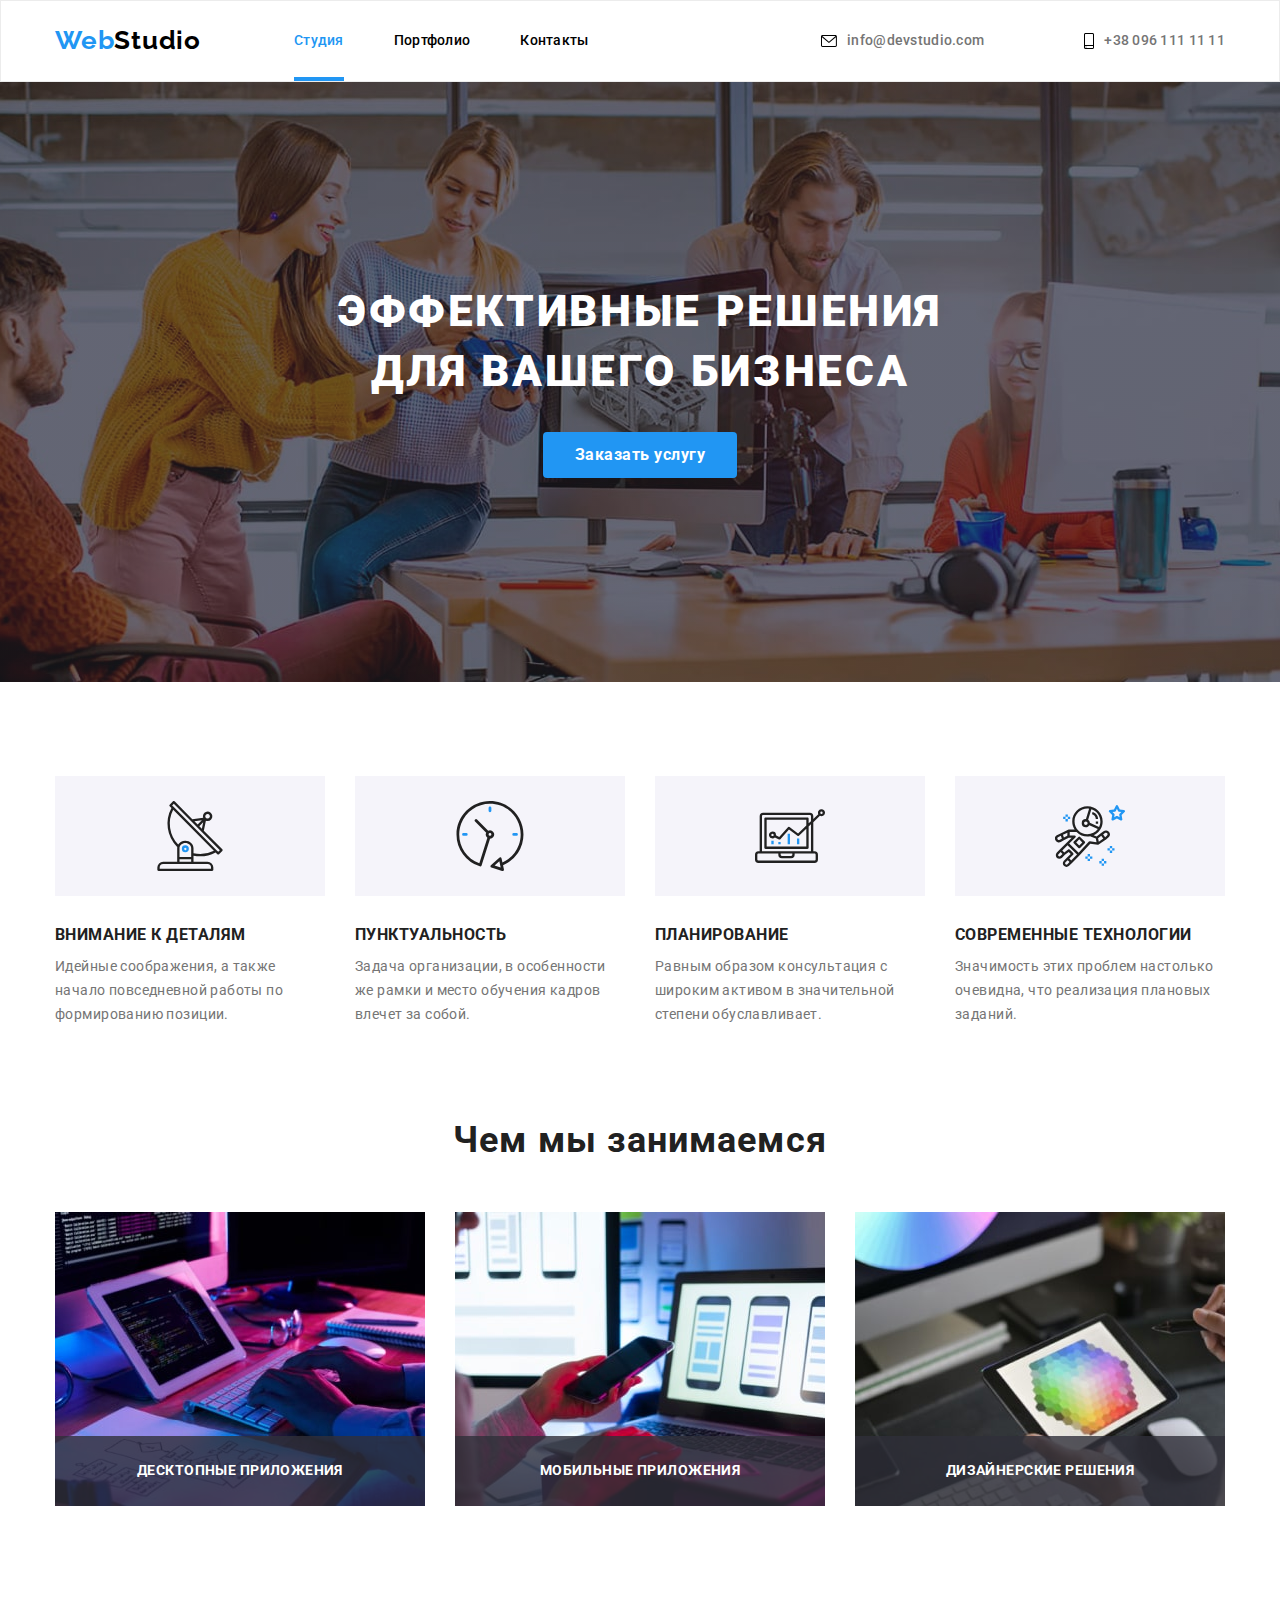
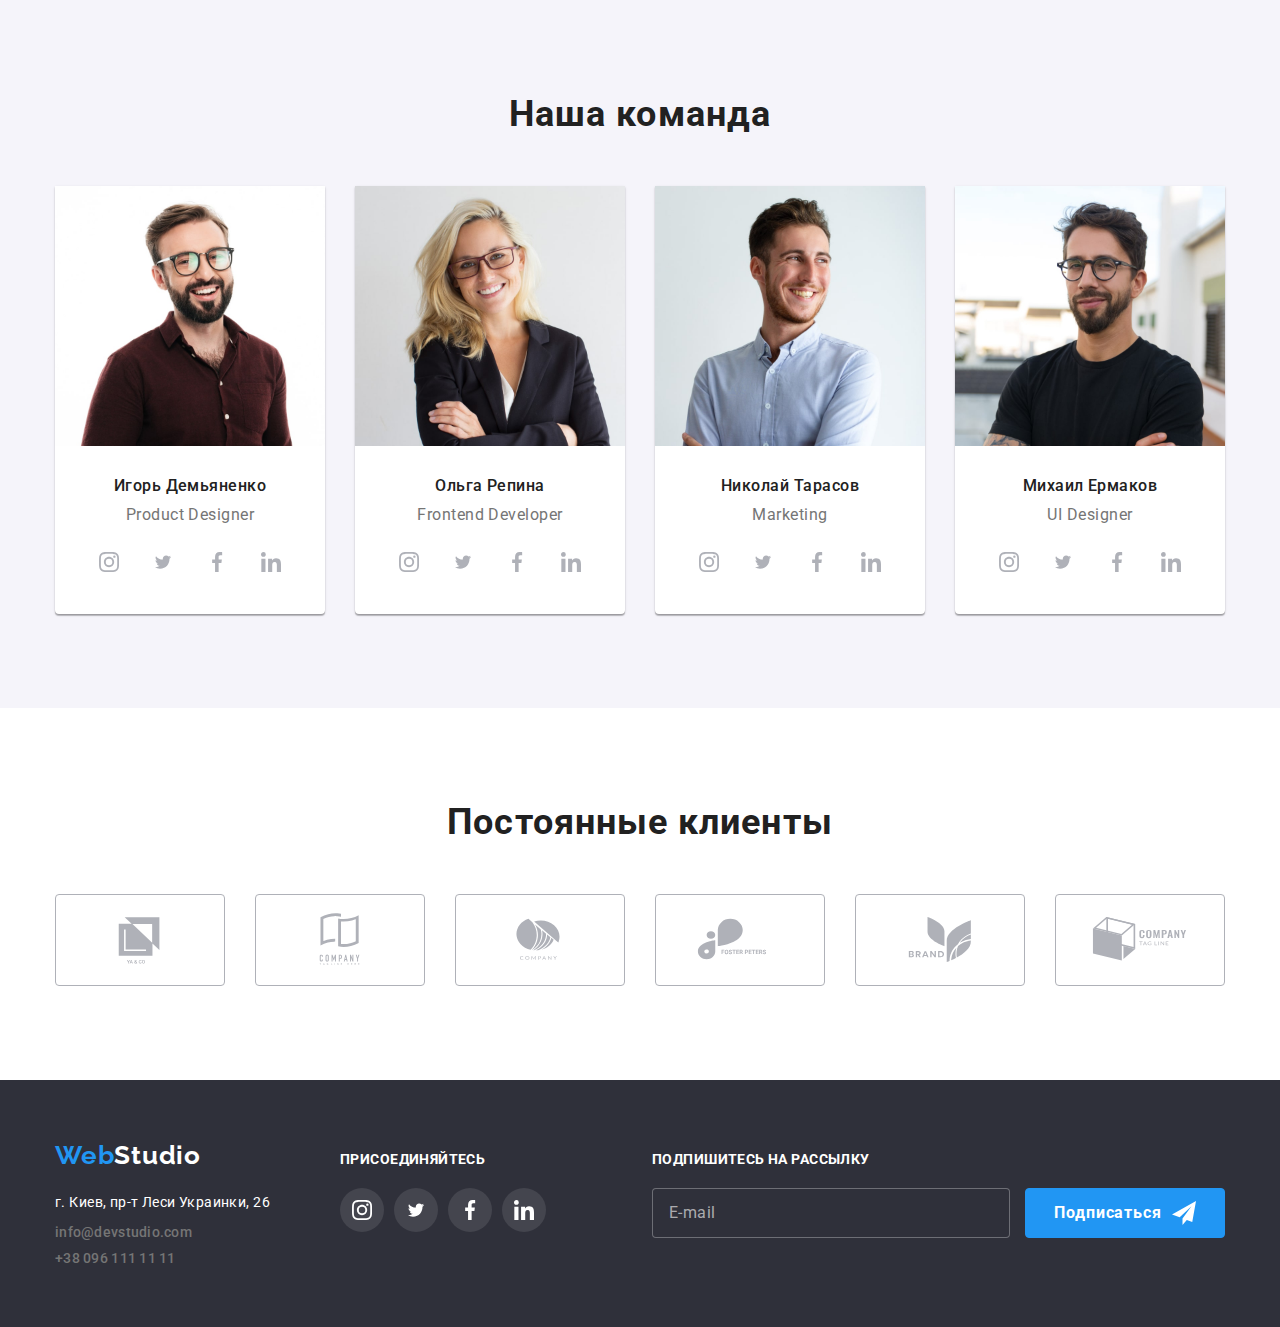
<file: index.html>
<!DOCTYPE html>
<html lang="ru">

<head>
    <meta charset="UTF-8">
    <meta http-equiv="X-UA-Compatible" content="IE=edge">
    <meta name="viewport" content="width=device-width, initial-scale=1.0">
    <title>Document</title>
    <link rel="preconnect" href="https://fonts.googleapis.com">
    <link rel="preconnect" href="https://fonts.gstatic.com" crossorigin>
    <link
        href="https://fonts.googleapis.com/css2?family=Raleway:wght@400;700&family=Roboto:wght@400;500;700;900&display=swap"
        rel="stylesheet">
    <link rel="stylesheet" href="https://cdnjs.cloudflare.com/ajax/libs/modern-normalize/1.1.0/modern-normalize.min.css">
    <link rel="stylesheet" href="./css/styles.css">
</head>
<body>
    <header class="page-header">
        <div class="container">
            <div class="container-feature">
                <nav class="site-nav">
                    <a href="./index.html" lang="en" class="logo link">Web<span class="logo-color">Studio</span></a>
                    <ul class="list nav-list">
                        <li class="nav-item">
                            <a href="" class="nav-link link current">Студия</a>
                        </li>
                        <li class="nav-item">
                            <a href="./portfolio.html" class="nav-link link">Портфолио</a>
                        </li>
                        <li class="nav-item">
                            <a href="" class="nav-link link">Контакты</a>
                        </li>
                    </ul>
                </nav>
                <ul class="site-contacts list">
                            <li class="contacts-item">
                                <a href="mailto:info@devstudio.com" class="contacts-link link" > <svg class="contacts-icon-letter " width="16" height="12">
                                    <use href=./images/svg/sprite.svg#icon-envelope></use></svg>info@devstudio.com</a>
                            </li>
                            <li class="contacts-item">
                                <a href="tel:+380961111111" class="contacts-link link"> <svg class="contacts-icon-tel" width="10" height="16">
                                    <use href=./images/svg/sprite.svg#icon-smartphone></use>
                                </svg>+38 096 111 11 11</a>
                            </li>
                </ul>
            </div>
        </div>
    </header>
    <main>
        <section class="hero-section overlay">
            <h1 class="hero-title">Эффективные решения для вашего бизнеса</h1>
            <button type="button" data-modal-open class="hero-button main-button">Заказать услугу</button>
            <div class="backdrop is-hidden" data-modal>
                <div class="modal" >
                    <!--<div class="modal-content">-->
                    <button type="button"  class="button-modal-close" data-modal-close><svg class="modal-close-icon" width="30" height="30"><use href="./images/svg/sprite.svg#icon-close-black-18dp"></use></svg></button>
                    <p class="modal-content-text">Оставьте свои данные, мы вам перезвоним</p>
                    <div class="modal-field">
                        <label class="modal-label" for="name">Имя</label>
                        <input class="modal-input" type="text" name="name" id="name">
                        <svg class="modal-icon" width="18" height="18">
                            <use href=./images/svg/sprite.svg#icon-person-black-18dp-1></use>
                        </svg>
                    </div>
                    <div class="modal-field">
                        <label class="modal-label" for="tel">Телефон</label>
                        <input class="modal-input" type="tel" name="tel" id="tel">
                        <svg class="modal-icon" width="18" height="18">
                            <use href=./images/svg/sprite.svg#icon-phone-black-18dp-1-1-1></use>
                        </svg>
                    </div>
                    <div class="modal-field">
                        <label class="modal-label" for="mail">Почта</label>
                        <input class="modal-input" type="email" name="mail" id="mail">
                        <svg class="modal-icon" width="18" height="18">
                            <use href=./images/svg/sprite.svg#icon-email-black-18dp-1></use>
                        </svg>
                    </div>
                    <div class="modal-field-area">
                        <label class="modal-label" for="coment">Комментарий</label>
                        <textarea class="modal-comment" name="coment" id="coment" cols="30" rows="10"  placeholder="Введите текст"></textarea>
                    </div>
                    <div class="modal-check-box">
                        <label for="p-policy">
                            <input class="modal-check-box-input" type="checkbox" name="p-policy" id="p-policy">
                            <span class="modal-p-policy-icon"></span>
                            Соглашаюсь с рассылкой и принимаю <a class="modal-link" href="">Условия договора</a>
                        </label>
                    </div>
                    
                    <button class="modal-button " type="submit">Отправить</button>
                    <!--</div>-->
                </div>
            </div>
        </section>
        <section class="key-text-section section">
                <div class="container">
                <h2 class="hidden-title">Ключевые преимущества</h2>
                <ul class="list  key-text-list">
                    <li class="key-text-item">
                        <div class="background-icon antenna"></div>
                        <h3 class="features">Внимание к деталям</h3>
                        <p class="features-text">Идейные соображения, а также начало повседневной работы по формированию позиции.</p>
                    </li>
                    <li class="key-text-item">
                        <div class="background-icon clock"></div>
                        <h3 class="features">Пунктуальность</h3>
                        <p class="features-text">Задача организации, в особенности же рамки и место обучения кадров влечет за собой.</p>
                    </li>
                    <li class="key-text-item">
                        <div class="background-icon diagram"></div>
                        <h3 class="features">Планирование</h3>
                        <p class="features-text">Равным образом консультация с широким активом в значительной степени обуславливает.</p>
                    </li>
                    <li class="key-text-item">
                        <div class="background-icon astronaut"></div>
                        <h3 class="features">Современные технологии</h3>
                        <p class="features-text">Значимость этих проблем настолько очевидна, что реализация плановых заданий.</p>
                    </li>
                </ul>
                </div>
        </section>
        <section class="works-section">
            <div class="container">
            <h2 class="works-title">Чем мы занимаемся</h2>
            <ul class="list works-list">
                <li class="works-list-item">
                    <div class="works-list-overlay">
                        <img class="works-list-image" src="./images/our-work/box-1.jpg" alt="Дизайнер за работой" width="370" height="294">
                        <p class="works-list-text">Десктопные приложения</p>
                    </div>
                </li>
                <li class="works-list-item">
                    <div class="works-list-overlay">
                        <img class="works-list-image" src="./images/our-work/box-2.jpg" alt="Дизайнер за работой" width="370" height="294">
                        <p class="works-list-text">Мобильные приложения</p>
                    </div>
                </li>
                <li class="works-list-item">
                    <div class="works-list-overlay">
                        <img class="works-list-image" src="./images/our-work/box-3.jpg" alt="Дизайнер за работой" width="370" height="294">
                        <p class="works-list-text">Дизайнерские решения</p>
                    </div>
                </li>
            </ul>
        </div>
        </section>
        
        <section class="team-section section">
            <div class="container">
            <h2 class="team-title">Наша команда</h2>
            <ul class="list team-list">
                <li class="team-item">
                    <img class="team-foto" src="./images/team/employee-1.jpg" alt="Игорь Демьяненко" width="270" height="260">
                    <div class="team-item-description">
                        <h3 class="team-member">Игорь Демьяненко</h3>
                        <p lang="en" class="team-profession">Product Designer</p>
                        <ul class="sosial-links">
                            <li class="list sosial-item">
                                <a href="" class="link sosial-link"> <svg class="sosial-icon" width="20" height="20">
                                        <use href=./images/svg/sprite.svg#icon-instagram></use>
                                    </svg></a>
                            </li>
                            <li class="list sosial-item">
                                <a href="" class="link sosial-link"> <svg class="sosial-icon" width="20" height="16.25">
                                        <use href=./images/svg/sprite.svg#icon-twitter></use>
                                    </svg></a>
                            </li>
                            <li class="list sosial-item">
                                <a href="" class="link sosial-link"> <svg class="sosial-icon" width="20" height="20">
                                        <use href=./images/svg/sprite.svg#icon-facebook></use>
                                    </svg></a>
                            </li>
                            <li class="list sosial-item">
                                <a href="" class="link sosial-link"> <svg class="sosial-icon" width="20" height="20">
                                        <use href=./images/svg/sprite.svg#icon-linkedin></use>
                                    </svg></a>
                            </li>
                        </ul>
                    </div>
                </li>
                <li class="team-item">
                    <img class="team-foto" src="./images/team/employee-2.jpg" alt="Ольга Репина" width="270" height="260">
                    <div class="team-item-description">
                        <h3 class="team-member">Ольга Репина</h3>
                        <p lang="en" class="team-profession">Frontend Developer</p>
                        <ul class="sosial-links">
                            <li class="list sosial-item">
                                <a href="" class="link sosial-link"> <svg class="sosial-icon" width="20" height="20">
                                        <use href=./images/svg/sprite.svg#icon-instagram></use>
                                    </svg></a>
                            </li>
                            <li class="list sosial-item">
                                <a href="" class="link sosial-link"> <svg class="sosial-icon" width="20" height="16.25">
                                        <use href=./images/svg/sprite.svg#icon-twitter></use>
                                    </svg></a>
                            </li>
                            <li class="list sosial-item">
                                <a href="" class="link sosial-link"> <svg class="sosial-icon" width="20" height="20">
                                        <use href=./images/svg/sprite.svg#icon-facebook></use>
                                    </svg></a>
                            </li>
                            <li class="list sosial-item">
                                <a href="" class="link sosial-link"> <svg class="sosial-icon" width="20" height="20">
                                        <use href=./images/svg/sprite.svg#icon-linkedin></use>
                                    </svg></a>
                            </li>
                        </ul>
                    </div>
                </li>
                <li class="team-item">
                    <img class="team-foto" src="./images/team/employee-3.jpg" alt="Николай Тарасов" width="270" height="260">
                    <div class="team-item-description">
                        <h3 class="team-member">Николай Тарасов</h3>
                        <p lang="en" class="team-profession">Marketing</p>
                        <ul class="sosial-links">
                            <li class="list sosial-item">
                                <a href="" class="link sosial-link"> <svg class="sosial-icon" width="20" height="20">
                                        <use href=./images/svg/sprite.svg#icon-instagram></use>
                                    </svg></a>
                            </li>
                            <li class="list sosial-item">
                                <a href="" class="link sosial-link"> <svg class="sosial-icon" width="20" height="16.25">
                                        <use href=./images/svg/sprite.svg#icon-twitter></use>
                                    </svg></a>
                            </li>
                            <li class="list sosial-item">
                                <a href="" class="link sosial-link"> <svg class="sosial-icon" width="20" height="20">
                                        <use href=./images/svg/sprite.svg#icon-facebook></use>
                                    </svg></a>
                            </li>
                            <li class="list sosial-item">
                                <a href="" class="link sosial-link"> <svg class="sosial-icon" width="20" height="20">
                                        <use href=./images/svg/sprite.svg#icon-linkedin></use>
                                    </svg></a>
                            </li>
                        </ul>
                    </div>
                </li>
                <li class="team-item">
                    <img class="team-foto" src="./images/team/employee-4.jpg" alt="Михаил Ермаков" width="270" height="260">
                    <div class="team-item-description">
                        <h3 class="team-member">Михаил Ермаков</h3>
                        <p lang="en" class="team-profession">UI Designer</p>
                        <ul class="sosial-links">
                            <li class="list sosial-item">
                                <a href="" class="link sosial-link"> <svg class="sosial-icon" width="20" height="20">
                                        <use href=./images/svg/sprite.svg#icon-instagram></use>
                                    </svg></a>
                            </li>
                            <li class="list sosial-item">
                                <a href="" class="link sosial-link"> <svg class="sosial-icon" width="20" height="16.25">
                                        <use href=./images/svg/sprite.svg#icon-twitter></use>
                                    </svg></a>
                            </li>
                            <li class="list sosial-item">
                                <a href="" class="link sosial-link"> <svg class="sosial-icon" width="20" height="20">
                                        <use href=./images/svg/sprite.svg#icon-facebook></use>
                                    </svg></a>
                            </li>
                            <li class="list sosial-item">
                                <a href="" class="link sosial-link"> <svg class="sosial-icon" width="20" height="20">
                                        <use href=./images/svg/sprite.svg#icon-linkedin></use>
                                    </svg></a>
                            </li>
                        </ul>
                    </div>
                </li>
            </ul>
        </div>
        </section>
        <section class="clients-section section">
            <div class="container">
                <h2 class="clients-title">Постоянные клиенты</h2>
                <ul class="clients-list list">
                    <li class="clients-item">
                        <a href="" class="link clients-link"> <svg class="clients-icon" width="106" height="60">
                                <use href=./images/svg/sprite.svg#icon-logo-company-1></use>
                            </svg></a>
                    </li>
                    <li class="clients-item">
                        <a href="" class="link clients-link"> <svg class="clients-icon" width="106" height="60">
                                    <use href=./images/svg/sprite.svg#icon-logo-company-2></use>
                                </svg></a>
                    </li>
                    <li class="clients-item">
                        <a href="" class="link clients-link"> <svg class="clients-icon" width="106" height="60">
                                    <use href=./images/svg/sprite.svg#icon-logo-company-3></use>
                                </svg></a>
                    </li>
                    <li class="clients-item">
                        <a href="" class="link clients-link"> <svg class="clients-icon" width="106" height="60">
                                    <use href=./images/svg/sprite.svg#icon-logo-company-4></use>
                                </svg></a>
                    </li>
                    <li class="clients-item">
                        <a href="" class="link clients-link"> <svg class="clients-icon" width="106" height="60">
                                    <use href=./images/svg/sprite.svg#icon-logo-company-5></use>
                                </svg></a>
                    </li>
                    <li class="clients-item">
                        <a href="" class="link clients-link"> <svg class="clients-icon" width="106" height="60">
                                    <use href=./images/svg/sprite.svg#icon-logo-company-6></use>
                                </svg></a>
                    </li>
                </ul>
            </div>
        </section>
        </main>
    <footer class="page-footer">
        <div class="container">
            <div class="footer-content">
                <div class="contact-information">
                    <a href="./index.html" lang="en" class="logo link">Web<span class="logo-color">Studio</span></a>
                <address class="adr">
                    <p class="adr-text">г. Киев, пр-т Леси Украинки, 26</p>
                </address>
                    <ul class="site-contacts list">
                        <li class="contacts-item">
                            <a href="mailto:info@devstudio.com" class="contacts-link link"> info@devstudio.com</a>
                        </li>
                        <li class="contacts-item">
                            <a href="tel:+380961111111" class="contacts-link link">+38 096 111 11 11</a>
                        </li>
                    </ul>
                </div>
                <div class="subscribe">
                    <p class="subscribe-text">присоединяйтесь</p>
                    <ul class="sosial-links">
                        <li class="list sosial-item">
                            <a href="" class="link sosial-link"> <svg class="sosial-icon" width="20" height="20">
                                    <use href=./images/svg/sprite.svg#icon-instagram></use>
                                </svg></a>
                        </li>
                        <li class="list sosial-item">
                            <a href="" class="link sosial-link"> <svg class="sosial-icon" width="20" height="16.25">
                                    <use href=./images/svg/sprite.svg#icon-twitter></use>
                                </svg></a>
                        </li>
                        <li class="list sosial-item">
                            <a href="" class="link sosial-link"> <svg class="sosial-icon" width="20" height="20">
                                    <use href=./images/svg/sprite.svg#icon-facebook></use>
                                </svg></a>
                        </li>
                        <li class="list sosial-item">
                            <a href="" class="link sosial-link"> <svg class="sosial-icon" width="20" height="20">
                                    <use href=./images/svg/sprite.svg#icon-linkedin></use>
                                </svg></a>
                        </li>
                    </ul>
                </div>
                <div class="folow">
                    <p class="folow-text">Подпишитесь на рассылку</p>
                    <input class="folow-input" type="email" placeholder="E-mail" name="mail" id="email" >
                    <button class="folow-button" type="submit">Подписаться <svg class="folow-button-icon" width="24" height="24"><use href="./images/svg/sprite.svg#icon-icon-send"></use></svg></button>                    
                </div>
            </div>
        </div>
    </footer>
    <script src = "./js/modal.js"></script>
</body>
</html>
</file>
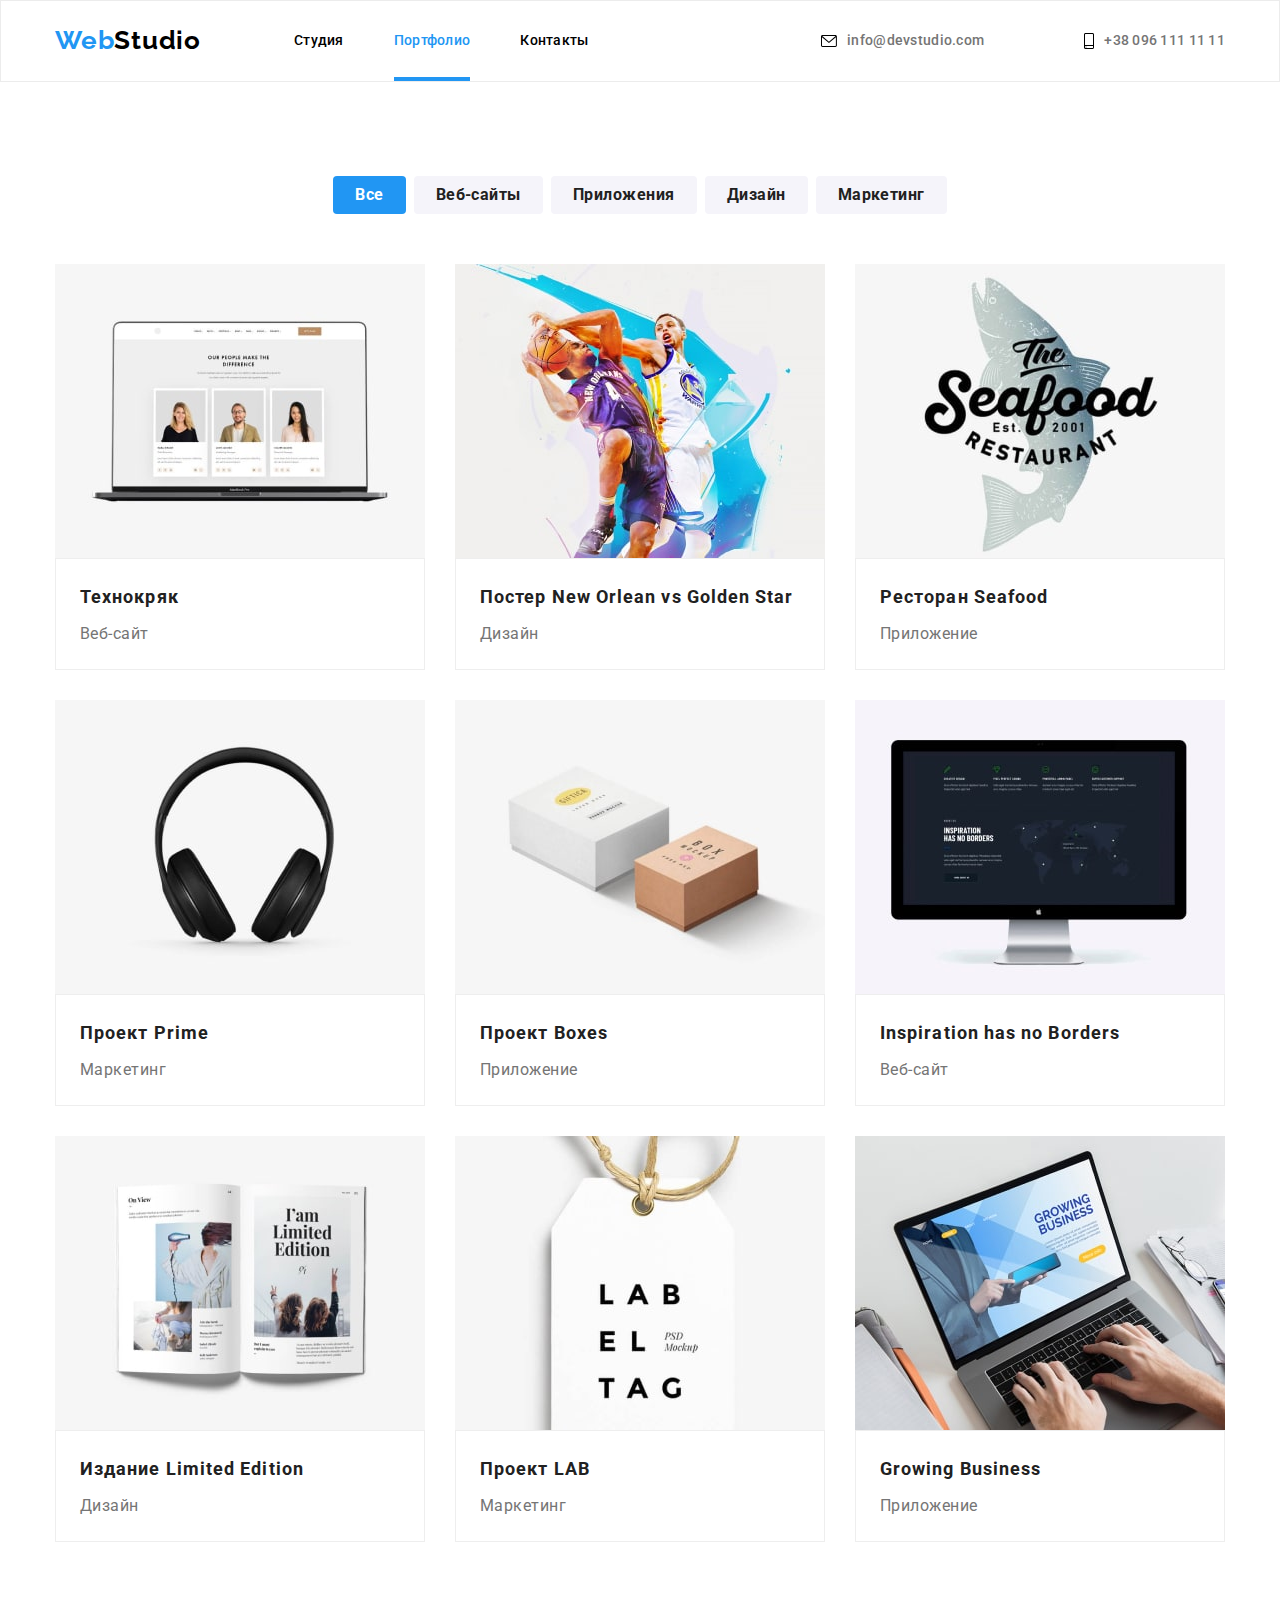
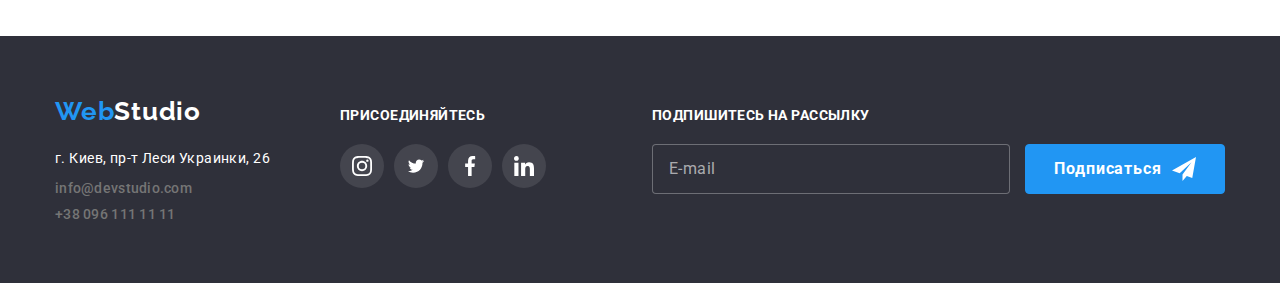
<file: portfolio.html>
<!DOCTYPE html>
<html lang="ru">
  <head>
    <meta charset="UTF-8" />
    <meta http-equiv="X-UA-Compatible" content="IE=edge" />
    <meta name="viewport" content="width=device-width, initial-scale=1.0" />
    <title>Document</title>
    <link rel="preconnect" href="https://fonts.googleapis.com" />
    <link rel="preconnect" href="https://fonts.gstatic.com" crossorigin />
    <link
      href="https://fonts.googleapis.com/css2?family=Raleway:wght@400;700&family=Roboto:wght@400;500;700;900&display=swap"
      rel="stylesheet"
    />
    <link rel="stylesheet" href="https://cdnjs.cloudflare.com/ajax/libs/modern-normalize/1.1.0/modern-normalize.min.css"
    />
    <link rel="stylesheet" href="./css/styles.css" />
  </head>

  <body>
    <header class="page-header">
      <div class="container">
        <div class="container-feature">
        <nav class="site-nav">
          <a href="./index.html" lang="en" class="logo link"
            >Web<span class="logo-color">Studio</span></a
          >
          <ul class="list nav-list">
            <li class="nav-item">
              <a href="./index.html" class="nav-link link">Студия</a>
            </li>
            <li class="nav-item">
              <a href="./portfolio.html" class="nav-link link current"
                >Портфолио</a
              >
            </li>
            <li class="nav-item">
              <a href="" class="nav-link link">Контакты</a>
            </li>
          </ul>
        </nav>
        <ul class="site-contacts list">
          <li class="contacts-item">
            <a href="mailto:info@devstudio.com" class="contacts-link link"> <svg class="contacts-icon-letter " width="16"
                height="12">
                <use href=./images/svg/sprite.svg#icon-envelope></use>
              </svg>info@devstudio.com</a>
          </li>
          <li class="contacts-item">
            <a href="tel:+380961111111" class="contacts-link link"> <svg class="contacts-icon-tel" width="10" height="16">
                <use href=./images/svg/sprite.svg#icon-smartphone></use>
              </svg>+38 096 111 11 11</a>
          </li>
        </ul>
      </div>
      </div>
    </header>
    <main>
    <section class="projects-section section">
        <div class="container">
          <h1 class="hero-title hidden-title">Примеры работ</h1>
          <ul class="filter list">
            <li class="filter-list-item">
              <button type="button" class="hero-button filter-button  current">Все</button>
            </li>
            <li class="filter-list-item">
              <button type="button" class="hero-button filter-button">Веб-сайты</button>
            </li>
            <li class="filter-list-item">
              <button type="button" class="hero-button filter-button">Приложения</button>
            </li>
            <li class="filter-list-item">
              <button type="button" class="hero-button filter-button">Дизайн</button>
            </li>
            <li class="filter-list-item">
              <button type="button" class="hero-button filter-button">Маркетинг</button>
            </li>
          </ul>
          <ul class="list projects-list">
            <li class="projects-item">
                <a href="" class="projects-item-link link">
                    <div class="projects-overlay">
                        <img 
                            src="./images/projects/project-1.jpg"
                            alt="Технокряк"
                            width="370"
                            height="294"
                        />
                        <p class="projects-overlay-text">Технокряк это современная площадка распространения коронавируса. Компании используют эту платформу для цифрового
                        шпионажа и атак на защищённые сервера конкурентов.</p>
                    </div>
                    <div class="project-item-description">
                        <h2 class="projects-title">Технокряк</h2>
                        <p class="projects-type">Веб-сайт</p>
                    </div>
                  </a>
            </li>
            <li class="projects-item">
                <a href="" class="projects-item-link link">
                    <div class="projects-overlay">
                      <img
                      src="./images/projects/project-2.jpg"
                      alt="Постер New Orlean vs Golden Star"
                      width="370"
                      height="294"
                      />
                      <p class="projects-overlay-text">Lorem, ipsum dolor sit amet consectetur adipisicing elit. Vero natus consequatur ad quibusdam placeat voluptatem corporis rem, deleniti quaerat delectus sapiente. Facilis, quia reprehenderit ducimus quod alias fugiat expedita eos.</p>
                    </div>
                    <div class="project-item-description">
                        <h2 class="projects-title">Постер New Orlean vs Golden Star</h2>
                        <p class="projects-type">Дизайн</p>
                    </div>
                </a>
            </li>
            <li class="projects-item">
                <a href="" class="projects-item-link link">
                    <div class="projects-overlay">
                      <img
                      src="./images/projects/project-3.jpg"
                      alt="Ресторан Seafood"
                      width="370"
                      height="294"
                      />
                      <p class="projects-overlay-text">Lorem, ipsum dolor sit amet consectetur adipisicing elit. Vero natus consequatur ad
                        quibusdam placeat voluptatem corporis rem, deleniti quaerat delectus sapiente. Facilis, quia reprehenderit ducimus
                        quod alias fugiat expedita eos.</p>
                    </div>
                    <div class="project-item-description">
                        <h2 class="projects-title">Ресторан Seafood</h2>
                        <p class="projects-type">Приложение</p>
                    </div>
                  </a>
            </li>
            <li class="projects-item">
                <a href="" class="projects-item-link link">
                    <div class="projects-overlay">
                      <img
                      src="./images/projects/project-4.jpg"
                      alt="Проект Prime"
                      width="370"
                      height="294"
                      />
                      <p class="projects-overlay-text">Lorem, ipsum dolor sit amet consectetur adipisicing elit. Vero natus consequatur ad
                        quibusdam placeat voluptatem corporis rem, deleniti quaerat delectus sapiente. Facilis, quia reprehenderit ducimus
                        quod alias fugiat expedita eos.</p>
                    </div>
                    <div class="project-item-description">
                        <h2 class="projects-title">Проект Prime</h2>
                        <p class="projects-type">Маркетинг</p>
                    </div>
                  </a>
            </li>
            <li class="projects-item">
                <a href="" class="projects-item-link link">
                    <div class="projects-overlay">
                      <img
                      src="./images/projects/project-5.jpg"
                      alt="Проект Boxes"
                      width="370"
                      height="294"
                      />
                      <p class="projects-overlay-text">Lorem, ipsum dolor sit amet consectetur adipisicing elit. Vero natus consequatur ad
                        quibusdam placeat voluptatem corporis rem, deleniti quaerat delectus sapiente. Facilis, quia reprehenderit ducimus
                        quod alias fugiat expedita eos.</p>
                    </div>
                    <div class="project-item-description">
                        <h2 class="projects-title">Проект Boxes</h2>
                        <p class="projects-type">Приложение</p>
                    </div>    
                  </a>
            </li>
            <li class="projects-item">
                <a href="" class="projects-item-link link">
                    <div class="projects-overlay">
                      <img
                      src="./images/projects/project-6.jpg"
                      alt="Inspiration has no Borders"
                      width="370"
                      height="294"
                      />
                      <p class="projects-overlay-text">Lorem, ipsum dolor sit amet consectetur adipisicing elit. Vero natus consequatur ad
                        quibusdam placeat voluptatem corporis rem, deleniti quaerat delectus sapiente. Facilis, quia reprehenderit ducimus
                        quod alias fugiat expedita eos.</p>
                    </div>
                    <div class="project-item-description">
                        <h2 class="projects-title">Inspiration has no Borders</h2>
                        <p class="projects-type">Веб-сайт</p>
                    </div>
                  </a>
            </li>
            <li class="projects-item">
                <a href="" class="projects-item-link link">
                    <div class="projects-overlay">
                      <img
                          src="./images/projects/project-7.jpg"
                          alt="Издание Limited Edition"
                          width="370"
                          height="294"
                      />
                      <p class="projects-overlay-text">Lorem, ipsum dolor sit amet consectetur adipisicing elit. Vero natus consequatur ad
                        quibusdam placeat voluptatem corporis rem, deleniti quaerat delectus sapiente. Facilis, quia reprehenderit ducimus
                        quod alias fugiat expedita eos.</p>
                    </div>
                    <div class="project-item-description">
                        <h2 class="projects-title">Издание Limited Edition</h2>
                        <p class="projects-type">Дизайн</p>
                    </div>
                  </a>
            </li>
            <li class="projects-item">
                <a href="" class="projects-item-link link">
                    <div class="projects-overlay">
                      <img
                          src="./images/projects/project-8.jpg"
                          alt="Проект LAB"
                          width="370"
                          height="294"
                      />
                      <p class="projects-overlay-text">Lorem, ipsum dolor sit amet consectetur adipisicing elit. Vero natus consequatur ad
                        quibusdam placeat voluptatem corporis rem, deleniti quaerat delectus sapiente. Facilis, quia reprehenderit ducimus
                        quod alias fugiat expedita eos.</p>
                    </div>
                    <div class="project-item-description">
                        <h2 class="projects-title">Проект LAB</h2>
                        <p class="projects-type">Маркетинг</p>
                    </div>
                  </a>
            </li>
            <li class="projects-item">
                <a href="" class="projects-item-link link">
                    <div class="projects-overlay">
                      <img
                          src="./images/projects/project-9.jpg"
                          alt="Growing Business"
                          width="370"
                          height="294"
                      />
                      <p class="projects-overlay-text">Lorem, ipsum dolor sit amet consectetur adipisicing elit. Vero natus consequatur ad
                        quibusdam placeat voluptatem corporis rem, deleniti quaerat delectus sapiente. Facilis, quia reprehenderit ducimus
                        quod alias fugiat expedita eos.</p>
                    </div>
                    <div class="project-item-description">
                        <h2 class="projects-title">Growing Business</h2>
                        <p class="projects-type">Приложение</p>
                    </div>    
                  </a>
            </li>
        </ul>
        </div>
        </section>
    </main>
    <footer class="page-footer">
      <div class="container">
        <div class="footer-content">
          <div class="contact-information">
            <a href="./index.html" lang="en" class="logo link">Web<span class="logo-color">Studio</span></a>
            <address class="adr">
              <p class="adr-text">г. Киев, пр-т Леси Украинки, 26</p>
            </address>
            <ul class="site-contacts list">
              <li class="contacts-item">
                <a href="mailto:info@devstudio.com" class="contacts-link link"> info@devstudio.com</a>
              </li>
              <li class="contacts-item">
                <a href="tel:+380961111111" class="contacts-link link">+38 096 111 11 11</a>
              </li>
            </ul>
          </div>
          <div class="subscribe">
            <p class="subscribe-text">присоединяйтесь</p>
            <ul class="sosial-links">
              <li class="list sosial-item">
                <a href="" class="link sosial-link"> <svg class="sosial-icon" width="20" height="20">
                    <use href=./images/svg/sprite.svg#icon-instagram></use>
                  </svg></a>
              </li>
              <li class="list sosial-item">
                <a href="" class="link sosial-link"> <svg class="sosial-icon" width="20" height="16.25">
                    <use href=./images/svg/sprite.svg#icon-twitter></use>
                  </svg></a>
              </li>
              <li class="list sosial-item">
                <a href="" class="link sosial-link"> <svg class="sosial-icon" width="20" height="20">
                    <use href=./images/svg/sprite.svg#icon-facebook></use>
                  </svg></a>
              </li>
              <li class="list sosial-item">
                <a href="" class="link sosial-link"> <svg class="sosial-icon" width="20" height="20">
                    <use href=./images/svg/sprite.svg#icon-linkedin></use>
                  </svg></a>
              </li>
            </ul>
          </div>
          <div class="folow">
            <p class="folow-text">Подпишитесь на рассылку</p>
            <input class="folow-input" type="email" placeholder="E-mail" name="mail" id="email">
            <button class="folow-button" type="submit">Подписаться <svg class="folow-button-icon" width="24" height="24">
                <use href="./images/svg/sprite.svg#icon-icon-send"></use>
              </svg></button>
          </div>
        </div>
      </div>
    </footer>
  </body>
</html>
</file>
<file: css/styles.css>
:root {
  --main-title-color: #ffffff;
  --secondary-title-color: #212121;
  --main-text-color: #757575;
  --secondary-text-color: #ffffff;
  --third-text-color: #000000;
  --accent-color: #2196f3;
  --main-background-color: #ffffff;
  --secondary-background-color: #f5f4fa;
  --third-background-color: #2f303a;
  --timing-function: cubic-bezier(0.4, 0, 0.2, 1);
}

body {
  background-color: var(--main-background-color);
  color: var(--main-text-color);
  font-family: "Roboto", sans-serif;
  font-size: 14px;
}
/*Утилиты*/
.list {
  padding: 0px;
  margin: 0px;

  list-style-type: none;
}
h1,
h2,
h3,
p {
  margin: 0px;
}

img {
  display: block;
  max-width: 100%;
  height: auto;
}

/*----------Index html-----------*/
.hidden-title {
  visibility: hidden;
  position: absolute;
  clip: rect(0 0 0 0);
  width: 1px;
  height: 1px;
  margin: -1px;
  padding: 0;
  overflow: hidden;
  border: 0;
}
.nav-link:hover,
.contacts-link:hover,
.nav-link:focus,
.contacts-link:focus {
  color: var(--accent-color);
  fill: #2196f3;
}

.page-header .logo {
  margin-right: 93px;
}

.logo {
  padding-top: 24px;
  padding-bottom: 25px;

  font-weight: 700;
  font-size: 26px;
  line-height: 1.19;
  letter-spacing: 0.03em;
  color: var(--accent-color);
  font-family: "Raleway", sans-serif;
}
.logo-color {
  color: var(--third-text-color);
}

.link {
  text-decoration: none;
  display: block;
  /*transition: box-shadow 250ms var(--timing-function),
    border 250ms var(--timing-function);*/
}

.page-header .contacts-link {
  padding-top: 32px;
  padding-bottom: 32px;
}

.page-footer .contacts-link {
  display: inline-block;
}

.contacts-link {
  display: flex;
  align-items: center;
  color: var(--main-text-color);
  font-weight: 500;
  /*font-size: 14px;*/
  line-height: 1.14;
  letter-spacing: 0.02em;
  font-style: normal;
  transition: color 250ms var(--timing-function);
}

/*----------HERO Section------------*/
.hero-section {
  /*outline: 1px solid red;*/
  text-align: center;
  padding-bottom: 200px;
  padding-top: 200px;
  background-color: var(--third-background-color);
}

.overlay {
  max-width: 1600px;
  height: 600px;
  margin-left: auto;
  margin-right: auto;
  background-image: linear-gradient(
      to right,
      rgba(47, 48, 58, 0.4),
      rgba(47, 48, 58, 0.4)
    ),
    url(../images/hero/hero-bg.jpg);
  background-repeat: no-repeat;
  background-position: center;
  background-size: cover;
}

/*----Модальное окно-----*/
.backdrop.is-hidden {
  opacity: 0;
  visibility: hidden;
  pointer-events: none;
}
.backdrop {
  position: fixed;
  left: 0;
  top: 0;

  width: 100%;
  height: 100%;

  background: rgba(0, 0, 0, 0.2);
  opacity: 1;
  transition: opacity 250ms var(--timing-function),
    visibility 250ms var(--timing-function);
  z-index: 1;
}
.backdrop.is-hidden .modal {
  transform: translate(-50%, -50%) scale(0.9);
}
.modal {
  position: absolute;
  top: 50%;
  left: 50%;
  transform: translate(-50%, -50%);

  display: inline-block;

  text-align: left;
  padding: 40px;

  min-width: 528px;
  min-height: 581px;
  border-radius: 4px;

  background-color: var(--main-background-color);
  transform: translate(-50%, -50%) scale(1);
  transition: transform 250ms var(--timing-function);
}
.button-modal-close {
  position: absolute;
  width: 30px;
  height: 30px;
  border-radius: 50%;
  border: 1px solid rgba(0, 0, 0, 0.1);
  padding: 5px;
  top: 8px;
  right: 8px;
  cursor: pointer;
}

.button-modal-close:hover,
button-modal-close:focus {
  fill: var(--accent-color);
  transition: fill 250ms var(--timing-function);
}

.modal-close-icon {
  width: 18px;
  height: 18px;
}

/*-----modal form---------*/
/*.modal-content {
  display: inline-block;
  position: relative;
  text-align: left;
  padding: 40px;
}*/

.modal-label,
.modal-input,
.modal-icon {
  display: block;
}

.modal-input {
  width: 448px;
  height: 40px;
  border: 1px solid rgba(33, 33, 33, 0.2);
  border-radius: 4px;

  padding: 0;
  padding-left: 42px;
}

.modal-label {
  font-size: 12px;
  line-height: calc(14 / 12);
  /* identical to box height */

  letter-spacing: 0.01em;

  color: #757575;
  margin-bottom: 4px;
}

.modal-content-text {
  font-weight: bold;
  font-size: 20px;
  line-height: calc(23 / 20);
  text-align: center;
  letter-spacing: 0.03em;

  position: relative;

  color: #212121;

  margin-bottom: 12px;
}

.modal-button,
.folow-button {
  width: 200px;
  height: 50px;
  border-radius: 4px;
  color: #ffffff;
  background-color: var(--accent-color);
  border: 1px solid var(--accent-color);
  cursor: pointer;
  font-weight: bold;
  font-size: 16px;
  line-height: calc(30 / 16);
  /* identical to box height, or 187% */
  letter-spacing: 0.06em;
}
.modal-button {
  position: relative;
  display: block;
  text-align: center;
  margin-left: auto;
  margin-right: auto;
}

.modal-button:focus,
.modal-button:hover {
  box-shadow: 0px 4px 4px rgba(94, 68, 68, 0.25);
  transition: box-shadow 250ms var(--timing-function);
}

.modal-field {
  position: relative;
  margin-bottom: 10px;
}
.modal-field-area {
  position: relative;
  margin-bottom: 20px;
}

.modal-input:hover + .modal-icon,
.modal-input:focus + .modal-icon {
  fill: var(--accent-color);
  transition: fill 250ms var(--timing-function);
}
.modal-input:hover,
.modal-input:focus {
  border-color: var(--accent-color);
  transition: border-color 250ms var(--timing-function);
  outline: none;
}

.modal-comment:hover,
.modal-comment:focus {
  border-color: var(--accent-color);
  transition: border-color 250ms var(--timing-function);
  outline: none;
}

/*.button-modal-close:focus .modal-close-icon {
  outline: none;
}*/

/*button-modal-close:focus {
  outline: none;
}*/

.folow-button {
  display: inline-flex;
  align-items: center;
  justify-content: center;
  cursor: pointer;
}
.folow-button-icon {
  margin-left: 10px;
}

.modal-icon:hover {
  fill: var(--accent-color);
  transition: fill 250ms var(--timing-function);
}

.modal-icon {
  position: absolute;
  left: 12px;
  top: 29px;
}
.folow-input {
  padding: 15px 0px 15px 16px;
  color: rgba(255, 255, 255, 0.6);
}

.folow-input {
  width: 358px;
  height: 50px;
  border-radius: 4px;
  border: 1px solid rgba(255, 255, 255, 0.3);
  background-color: var(--third-background-color);

  margin-right: 12px;
}

.folow-input::placeholder {
  font-size: 16px;
  line-height: calc(20 / 16);
  /* identical to box height, or 125% */

  display: flex;
  align-items: center;
  letter-spacing: 0.03em;

  color: rgba(255, 255, 255, 0.6);
}
.modal-comment::placeholder {
  /*font-size: 14px;*/
  line-height: calc(16 / 14);
  letter-spacing: 0.01em;

  color: rgba(117, 117, 117, 0.5);
}
.modal-comment {
  padding: 12px 16px;

  resize: none;
  width: 448px;
  height: 138px;

  border: 1px solid rgba(33, 33, 33, 0.2);
  border-radius: 4px;
}

.p-policy {
  display: inline-block;
  line-height: calc(24 / 14);
  /* identical to box height, or 171% */
  letter-spacing: 0.03em;

  color: #757575;
  /*outline: 1px solid rgb(187, 48, 48);*/
}

.modal-link {
  line-height: calc(24 / 14);
  /* identical to box height, or 171% */

  letter-spacing: 0.03em;
  text-decoration-line: underline;

  color: #2196f3;
}

.modal-check-box {
  position: relative;
  margin-bottom: 30px;
  padding-left: 13px;
}

.modal-p-policy-icon {
  display: inline-block;
  vertical-align: middle;
  width: 16px;
  height: 15px;
  border: 2px solid #212121;
  border-radius: 2px;
  margin-right: 8px;
}

.modal-p-policy-icon:hover {
  border: 2px solid var(--accent-color);
  transition: color 250ms var(--timing-function);
}

.modal-check-box-input:focus + .modal-p-policy-icon {
  border: 2px solid var(--accent-color);
  transition: color 250ms var(--timing-function);
}

.modal-check-box-input:checked + .modal-p-policy-icon {
  background-color: var(--accent-color);
  border: 2px solid var(--accent-color);
  border-radius: 2px;
  background-image: url(../images/svg/background/vector8.svg);
  background-size: contain;
  background-origin: padding-box;
  background-repeat: no-repeat;
}

.modal-check-box-input {
  -webkit-appearance: none;
  -moz-appearance: none;
  appearance: none;
  position: absolute;
}

.page-header {
  background-color: var(--main-background-color);
  border: 1px solid #ececec;
}
.hero-title {
  margin-bottom: 30px;
  width: 696px;
  margin-left: auto;
  margin-right: auto;
  text-align: center;

  font-weight: 900;
  font-size: 44px;
  line-height: 1.36;
  letter-spacing: 0.06em;
  text-transform: uppercase;
  color: var(--main-title-color);
}
.hero-button {
  /*margin-bottom: 200px;*/
  font-weight: 700;
  font-size: 16px;
  line-height: 1.62;
  text-align: center;
  letter-spacing: 0.03em;
  color: var(--secondary-title-color);
  background-color: var(--secondary-background-color);
  border: none;
  border-radius: 4px;
  cursor: pointer;
  transition: background-color 250ms var(--timing-function),
    color 250ms var(--timing-function), box-shadow 250ms var(--timing-function);
}

.main-button:hover,
.main-button:focus {
  box-shadow: 0 10px 10px rgba(0, 0, 0, 0.22);
}

.hero-button:focus,
.hero-button:hover {
  color: var(--secondary-text-color);
  background-color: var(--accent-color);
  box-shadow: 0px 4px 4px rgba(94, 68, 68, 0.25);
}

.works-section,
.key-text-section {
  background-color: var(--main-background-color);
}
.background-icon {
  width: 270px;
  height: 120px;
  background-color: var(--secondary-background-color);
  margin-bottom: 30px;
  background-repeat: no-repeat;
  background-position: 50% 50%;
  /*background-size: 65, 32px 70px;*/
}
.antenna {
  background-image: url(../images/svg/antenna.svg);
}
.clock {
  background-image: url(../images/svg/clock.svg);
}
.diagram {
  background-image: url(../images/svg/diagram.svg);
}
.astronaut {
  background-image: url(../images/svg/astronaut.svg);
}

.works-section {
  padding-bottom: 94px;
}

.works-title,
.team-title,
.clients-title {
  font-weight: 700;
  font-size: 36px;
  line-height: 1.16;
  text-align: center;
  letter-spacing: 0.03em;
  color: var(--secondary-title-color);
}

.features {
  margin-bottom: 10px;

  font-weight: 700;
  /*font-size: 14px;*/
  line-height: 1.14;
  letter-spacing: 0.03em;
  text-transform: uppercase;
  color: var(--secondary-title-color);
}
.features-text {
  /*font-size: 14px;*/
  line-height: 1.71;
  letter-spacing: 0.03em;
  color: var(--main-text-color);
}
.team-member {
  font-weight: 500;
  font-size: 16px;
  line-height: 1.19;
  text-align: center;
  letter-spacing: 0.03em;
  color: var(--secondary-title-color);
}
.team-profession {
  font-size: 16px;
  line-height: 1.19;
  text-align: center;
  letter-spacing: 0.03em;
  color: var(--main-text-color);
  margin-bottom: 16px;
}
.team-item-description {
  /*margin-bottom: 16px;*/
  padding: 30px 32px;
}
.team-section {
  background-color: var(--secondary-background-color);
}
/*--------------Footer-----------------*/
.adr-text {
  /*font-size: 14px;*/
  line-height: 1.71;
  letter-spacing: 0.03em;
  color: var(--secondary-text-color);
  font-style: normal;
}
.page-footer {
  background-color: var(--third-background-color);
  padding-top: 60px;
  padding-bottom: 60px;
}
/*------------Portfolio--------------*/
.projects-section {
  background-color: var(--main-background-color);
}
.projects-title {
  font-weight: 700;
  font-size: 18px;
  line-height: 2;
  letter-spacing: 0.06em;
  color: var(--secondary-title-color);
}
.projects-type {
  font-size: 16px;
  line-height: 1.88;
  letter-spacing: 0.03em;
  color: var(--main-text-color);
}
.filter .hero-button.current {
  color: var(--secondary-text-color);
  background-color: var(--accent-color);
}
.site-nav .nav-link.current {
  color: var(--accent-color);
}
.page-footer .logo-color {
  color: var(--main-title-color);
}

.site-nav {
  display: flex;
  align-items: center;
  justify-content: center;
}
.key-text-list {
  display: flex;
}
.team-list {
  display: flex;
  margin-bottom: -30px;
  margin-right: -30px;
}

.works-list {
  display: flex;
}
.works-list-item:not(:last-child) {
  margin-right: 30px;
}
.filter {
  display: flex;
  justify-content: center;
  margin-bottom: 50px;
}
.filter-list-item:not(:last-child) {
  margin-right: 8px;
}
.projects-list {
  display: flex;
  flex-wrap: wrap;
  /*padding: 0px;
  margin: 0px;*/
  margin-left: -30px;
  margin-top: -30px;
}

.projects-item {
  flex-basis: calc(100% / 3 - 30px);
  margin-left: 30px;
  margin-top: 30px;
}
/*.projects-item:nth-child(3n) {
  margin-right: 0px;
}*/

.nav-list {
  display: flex;
  margin-bottom: 0px;
  margin-top: 0px;
  margin-left: 0px;
  padding-left: 0px;
}
.nav-item:not(:last-child) {
  margin-right: 50px;
}
nav-item {
  display: flex;

  /*width: 100%;*/
}

.nav-link {
  position: relative;

  padding-top: 32px;
  padding-bottom: 32px;

  font-weight: 500;
  /*font-size: 14px;*/
  line-height: 1.14;
  letter-spacing: 0.02em;
  color: var(--third-text-color);
  transition: color 250ms var(--timing-function);
}

.nav-link.current::after {
  content: "";
  position: absolute;
  left: 0;
  bottom: 0;
  display: block;
  width: 100%;
  height: 4px;
  background-color: var(--accent-color);
  opacity: 1;
}
.nav-link::after {
  content: "";
  position: absolute;
  left: 0;
  bottom: 0;
  display: block;
  width: 0%;
  height: 4px;
  background-color: var(--accent-color);
  opacity: 0;
  transition: opacity 250ms var(--timing-function);
  transition: width 250ms var(--timing-function);
}

.nav-link:hover::after {
  opacity: 1;
  width: 100%;
}

.container {
  width: 1200px;
  padding-left: 15px;
  padding-right: 15px;
  margin: 0 auto;

  /*background-color: turquoise;*/
  /*outline: 1px solid tomato;*/
}
.container-feature {
  display: flex;
  align-items: center;
  justify-content: center;
}

.site-contacts {
  display: flex;
  margin-left: auto;
  padding-left: 0px;
}
.page-header .contacts-item:not(:last-child) {
  margin-right: 50px;
}

.page-header .site-contacts .contacts-item + .contacts-item {
  margin-left: 50px;
}

.main-button {
  color: var(--secondary-text-color);
  background-color: var(--accent-color);
  padding: 10px 32px;
  text-align: center;
  display: inline-block;
  transition: color 250ms var(--timing-function);
  cursor: pointer;
}
.filter-button {
  padding: 6px 22px;
  cursor: pointer;
}
.key-text-item:not(:last-child) {
  margin-right: 30px;
}
.key-text-item {
  width: 270px;
}

.key-text-section {
  display: flex;
  align-items: center;
  justify-content: center;
}
.works-title {
  margin-bottom: 50px;
}

.team-title {
  margin-bottom: 50px;
}
/*.team-foto {
  margin-bottom: 30px;
}*/
.team-member {
  margin-bottom: 10px;
}

/*.projects-item:nth-child(-n + 3) {
  margin-bottom: 30px;
}*/

.page-footer .adr-text {
  display: block;
  margin-bottom: 9px;
}
.page-footer .site-contacts {
  display: inline-block;
}
.page-footer .logo {
  display: block;
  padding-top: 0px;
  padding-bottom: 0px;
  margin-bottom: 20px;
}

.page-footer .contacts-item:not(:last-child) {
  margin-bottom: 9px;
}

/*Portfolio*/

.project-item-description {
  padding: 20px 24px;
  border: 1px solid #eeeeee;
}

.projects-item-link:focus,
.projects-item-link:hover {
  box-shadow: 0px 4px 4px rgba(94, 68, 68, 0.25);
  transition: box-shadow 250ms var(--timing-function);
}
.projects-overlay {
  position: relative;
  overflow: hidden;
}

.projects-overlay-text {
  position: absolute;
  top: 0;
  left: 0;
  height: 100%;
  background-color: rgba(33, 150, 243, 0.9);
  padding: 63px 24px;

  font-size: 18px;
  line-height: 1.56;
  /* or 156% */
  letter-spacing: 0.03em;
  color: var(--secondary-text-color);
  overflow: hidden;
  opacity: 0;
  transform: translatey(100%);
  transition: transform 1250ms var(--timing-function),
    opacity 1250ms var(--timing-function);
}

.projects-item:hover .projects-overlay-text,
.projects-item-link:focus .projects-overlay-text {
  transform: translatey(0%);
  opacity: 1;
}

.projects-title {
  margin-bottom: 4px;
}
.team-item {
  flex-basis: calc(100% / 4 - 30px);
  margin-bottom: 30px;
  margin-right: 30px;

  background-color: var(--main-background-color);
  box-shadow: 0px 1px 3px rgba(0, 0, 0, 0.12), 0px 1px 1px rgba(0, 0, 0, 0.14),
    0px 2px 1px rgba(0, 0, 0, 0.2);
  border: 0px solid #ffffff;
  border-bottom-right-radius: 4px;
  border-bottom-left-radius: 4px;
}
/*.team-item:not(:last-child) {
  margin-right: 30px;
}*/

.section {
  padding-top: 94px;
  padding-bottom: 94px;
}

.contacts-icon-tel {
  margin-right: 10px;
  vertical-align: middle;
  transition: fill 250ms var(--timing-function);
}

.contacts-icon-letter {
  margin-right: 10px;
  vertical-align: baseline;
  transition: fill 250ms var(--timing-function);
}

.contacts-icon-letter:focus,
.contacts-icon-letter:hover,
.contacts-icon-tel:focus,
.contacts-icon-tel:hover {
  fill: #2196f3;
}

.contacts-item:focus,
.contacts-item:hover {
  fill: #2196f3;
}

.sosial-links {
  display: flex;
  /*margin-bottom: 30px;*/
  /*margin-left: 32px;
  margin-right: 32px;*/
  padding: 0;
}
.sosial-icon {
  fill: currentColor;
}

.sosial-link:hover,
.sosial-link:focus {
  color: #ffffff;
  background-color: #2196f3;
}

.sosial-link {
  display: flex;
  justify-content: center;
  align-items: center;
  color: #afb1b8;

  width: 44px;
  height: 44px;
  /*padding: 0;*/
  border: none;

  border-radius: 50%;
  /*padding: 12px 12px;*/
  transition: color 250ms var(--timing-function),
    background-color 250ms var(--timing-function);
}

.page-footer .sosial-link {
  transition: background-color 250ms var(--timing-function);
  color: #ffffff;
}

.sosial-item:not(:last-child) {
  margin-right: 10px;
}
.clients-title {
  margin-bottom: 50px;
}
.clients-list {
  display: flex;
  margin-left: auto;
  margin-right: auto;
  padding: 0;
}
.clients-item:not(:last-child) {
  margin-right: 30px;
}

.clients-link {
  width: 170px;
  height: 92px;
  border: 1px solid #afb1b8;
  border-radius: 4px;
  display: flex;
  justify-content: center;
  align-items: center;
  color: #afb1b8;
}

.clients-icon {
  /*margin: 16px 32px;*/
  fill: currentColor;
}
.clients-link:hover,
.clients-link:focus {
  color: #2196f3;
  border: 1px solid #2196f3;
  border-radius: 4px;
  transition: border 250ms var(--timing-function),
    color 250ms var(--timing-function);
}
/*.clients-item:hover .clients-icon,
.clients-link:focus .clients-icon {
  fill: #2196f3;
}*/

.subscribe-text,
.folow-text {
  text-transform: uppercase;
  font-weight: bold;
  font-style: normal;
  line-height: 1.14;
  letter-spacing: 0.03em;
  text-transform: uppercase;
  color: var(--secondary-text-color);
  margin-bottom: 20px;
}

.subscribe {
  margin-right: auto;
}

.footer-content {
  display: flex;
  align-items: baseline;
}
.contact-information {
  margin-right: 70px;
}

.page-footer .sosial-links {
  margin: 0;
}

.page-footer .sosial-link {
  fill: #ffffff;
  background-color: rgba(255, 255, 255, 0.1);
}

.page-footer .sosial-link:hover,
.page-footer .sosial-link:focus {
  fill: #ffffff;
  background-color: #2196f3;
}
.works-list-overlay {
  position: relative;
}

.works-list-text {
  display: flex;
  justify-content: center;
  align-items: center;

  position: absolute;
  bottom: 0;
  left: 0;
  width: 370px;
  height: 70px;
  font-weight: bold;
  line-height: 1.14;
  text-align: center;
  letter-spacing: 0.03em;
  text-transform: uppercase;
  color: #ffffff;
  background-color: rgba(47, 48, 58, 0.8);
  /*padding-top: 27px;*/
}
</file>
